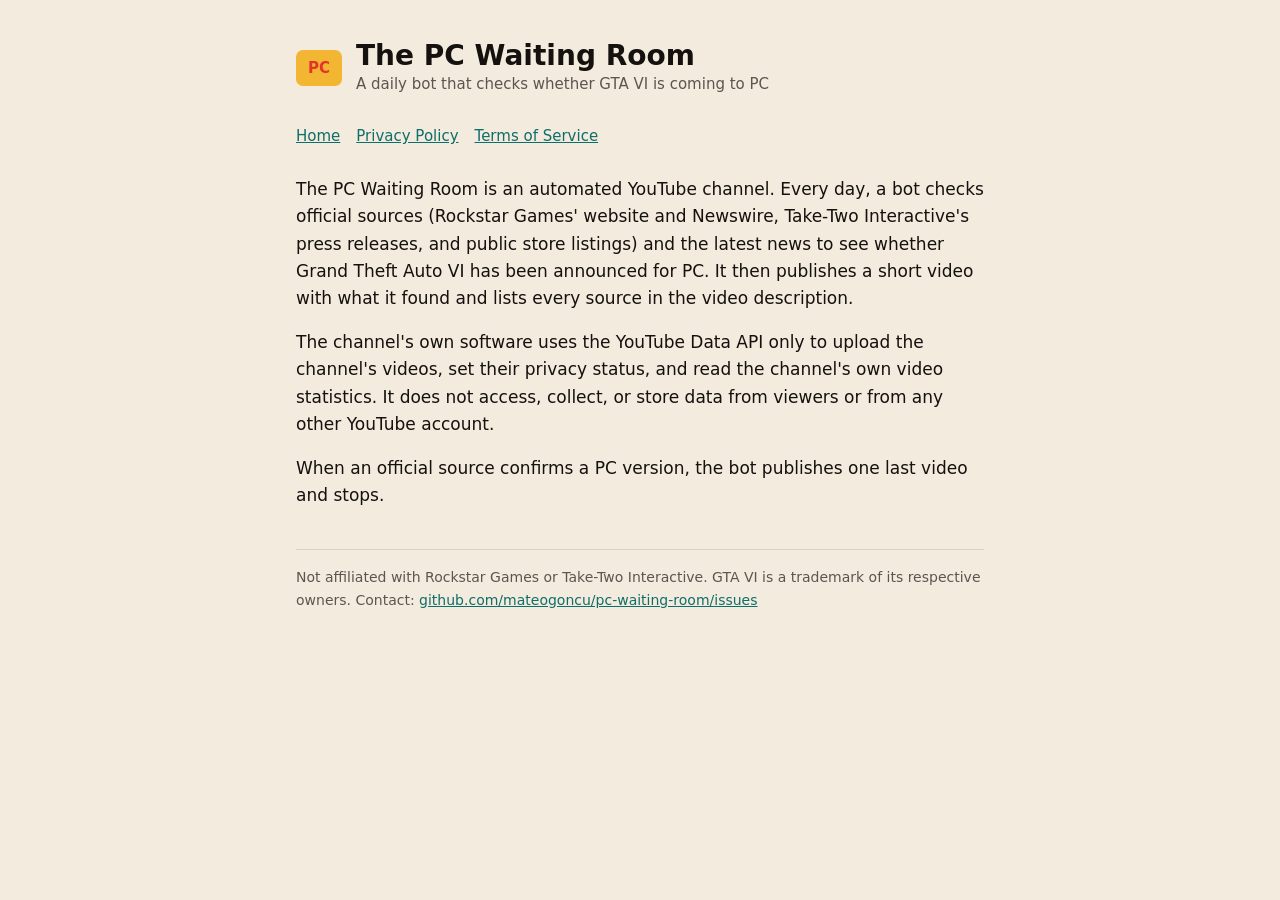
<file: index.html>
<!doctype html><html lang="en"><meta charset="utf-8"><meta name="viewport" content="width=device-width, initial-scale=1"><meta name="robots" content="noindex"><link rel="stylesheet" href="estilo.css"><title>The PC Waiting Room</title><main><header><div class="t" aria-hidden="true">PC</div><div><h1>The PC Waiting Room</h1><div class="mut">A daily bot that checks whether GTA VI is coming to PC</div></div></header><nav><a href="index.html">Home</a><a href="privacy.html">Privacy Policy</a><a href="terms.html">Terms of Service</a></nav>
<p>The PC Waiting Room is an automated YouTube channel. Every day, a bot checks official sources (Rockstar Games' website and Newswire, Take-Two Interactive's press releases, and public store listings) and the latest news to see whether Grand Theft Auto VI has been announced for PC. It then publishes a short video with what it found and lists every source in the video description.</p>
<p>The channel's own software uses the YouTube Data API only to upload the channel's videos, set their privacy status, and read the channel's own video statistics. It does not access, collect, or store data from viewers or from any other YouTube account.</p>
<p>When an official source confirms a PC version, the bot publishes one last video and stops.</p>
<footer>Not affiliated with Rockstar Games or Take-Two Interactive. GTA VI is a trademark of its respective owners. Contact: <a href="https://github.com/mateogoncu/pc-waiting-room/issues">github.com/mateogoncu/pc-waiting-room/issues</a></footer></main></html>
</file>
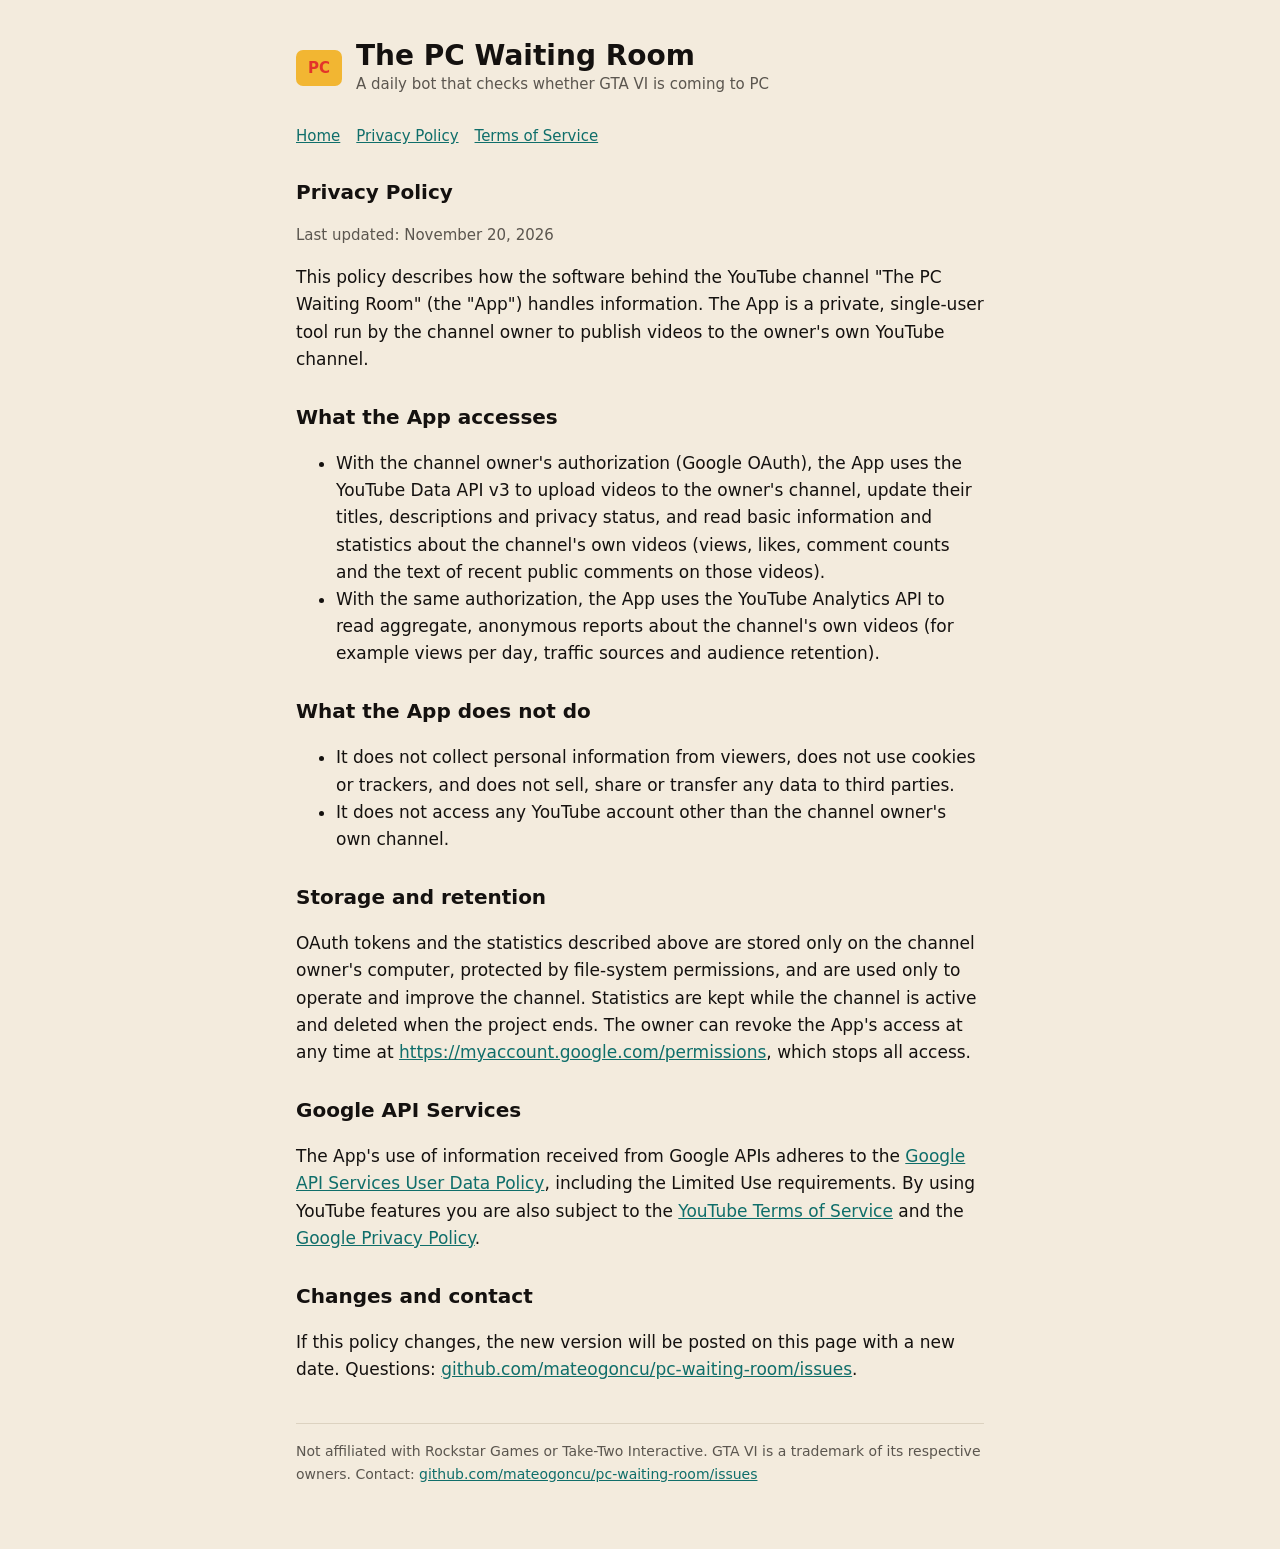
<file: privacy.html>
<!doctype html><html lang="en"><meta charset="utf-8"><meta name="viewport" content="width=device-width, initial-scale=1"><meta name="robots" content="noindex"><link rel="stylesheet" href="estilo.css"><title>Privacy Policy · The PC Waiting Room</title><main><header><div class="t" aria-hidden="true">PC</div><div><h1>The PC Waiting Room</h1><div class="mut">A daily bot that checks whether GTA VI is coming to PC</div></div></header><nav><a href="index.html">Home</a><a href="privacy.html">Privacy Policy</a><a href="terms.html">Terms of Service</a></nav>
<h2>Privacy Policy</h2><p class="mut">Last updated: November 20, 2026</p>
<p>This policy describes how the software behind the YouTube channel "The PC Waiting Room" (the "App") handles information. The App is a private, single-user tool run by the channel owner to publish videos to the owner's own YouTube channel.</p>
<h2>What the App accesses</h2>
<ul><li>With the channel owner's authorization (Google OAuth), the App uses the YouTube Data API v3 to upload videos to the owner's channel, update their titles, descriptions and privacy status, and read basic information and statistics about the channel's own videos (views, likes, comment counts and the text of recent public comments on those videos).</li>
<li>With the same authorization, the App uses the YouTube Analytics API to read aggregate, anonymous reports about the channel's own videos (for example views per day, traffic sources and audience retention).</li></ul>
<h2>What the App does not do</h2>
<ul><li>It does not collect personal information from viewers, does not use cookies or trackers, and does not sell, share or transfer any data to third parties.</li>
<li>It does not access any YouTube account other than the channel owner's own channel.</li></ul>
<h2>Storage and retention</h2>
<p>OAuth tokens and the statistics described above are stored only on the channel owner's computer, protected by file-system permissions, and are used only to operate and improve the channel. Statistics are kept while the channel is active and deleted when the project ends. The owner can revoke the App's access at any time at <a href="https://myaccount.google.com/permissions">https://myaccount.google.com/permissions</a>, which stops all access.</p>
<h2>Google API Services</h2>
<p>The App's use of information received from Google APIs adheres to the <a href="https://developers.google.com/terms/api-services-user-data-policy">Google API Services User Data Policy</a>, including the Limited Use requirements. By using YouTube features you are also subject to the <a href="https://www.youtube.com/t/terms">YouTube Terms of Service</a> and the <a href="https://policies.google.com/privacy">Google Privacy Policy</a>.</p>
<h2>Changes and contact</h2><p>If this policy changes, the new version will be posted on this page with a new date. Questions: <a href="https://github.com/mateogoncu/pc-waiting-room/issues">github.com/mateogoncu/pc-waiting-room/issues</a>.</p>
<footer>Not affiliated with Rockstar Games or Take-Two Interactive. GTA VI is a trademark of its respective owners. Contact: <a href="https://github.com/mateogoncu/pc-waiting-room/issues">github.com/mateogoncu/pc-waiting-room/issues</a></footer></main></html>
</file>
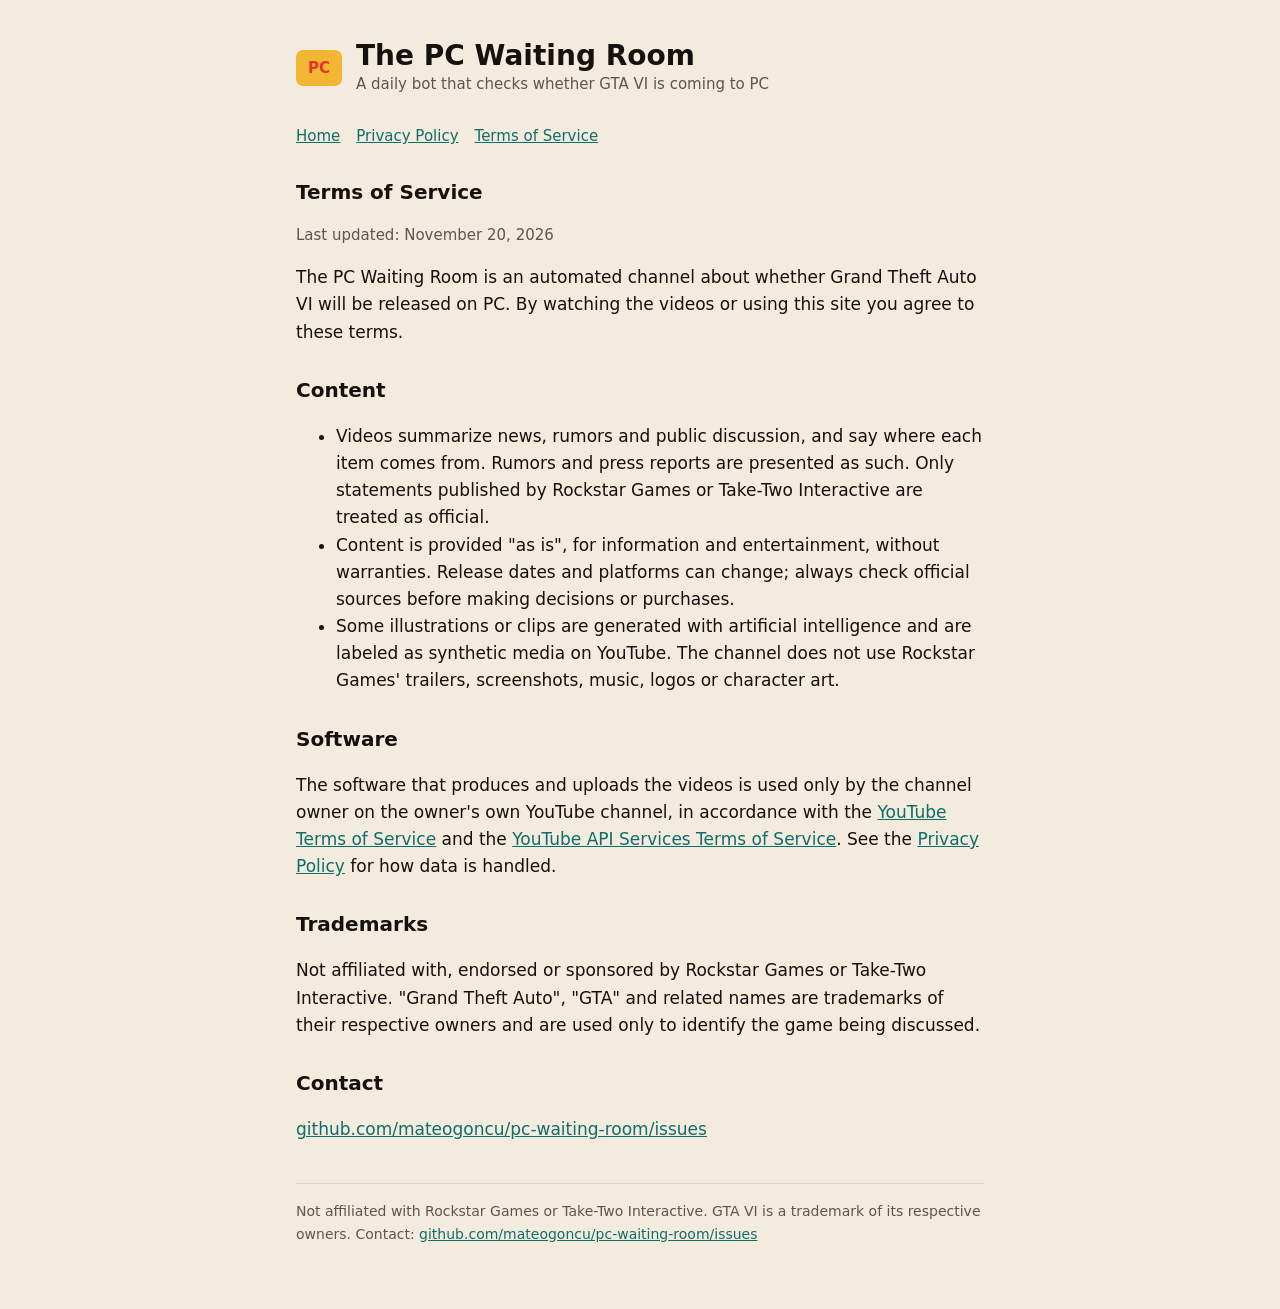
<file: terms.html>
<!doctype html><html lang="en"><meta charset="utf-8"><meta name="viewport" content="width=device-width, initial-scale=1"><meta name="robots" content="noindex"><link rel="stylesheet" href="estilo.css"><title>Terms of Service · The PC Waiting Room</title><main><header><div class="t" aria-hidden="true">PC</div><div><h1>The PC Waiting Room</h1><div class="mut">A daily bot that checks whether GTA VI is coming to PC</div></div></header><nav><a href="index.html">Home</a><a href="privacy.html">Privacy Policy</a><a href="terms.html">Terms of Service</a></nav>
<h2>Terms of Service</h2><p class="mut">Last updated: November 20, 2026</p>
<p>The PC Waiting Room is an automated channel about whether Grand Theft Auto VI will be released on PC. By watching the videos or using this site you agree to these terms.</p>
<h2>Content</h2>
<ul><li>Videos summarize news, rumors and public discussion, and say where each item comes from. Rumors and press reports are presented as such. Only statements published by Rockstar Games or Take-Two Interactive are treated as official.</li>
<li>Content is provided "as is", for information and entertainment, without warranties. Release dates and platforms can change; always check official sources before making decisions or purchases.</li>
<li>Some illustrations or clips are generated with artificial intelligence and are labeled as synthetic media on YouTube. The channel does not use Rockstar Games' trailers, screenshots, music, logos or character art.</li></ul>
<h2>Software</h2>
<p>The software that produces and uploads the videos is used only by the channel owner on the owner's own YouTube channel, in accordance with the <a href="https://www.youtube.com/t/terms">YouTube Terms of Service</a> and the <a href="https://developers.google.com/youtube/terms/api-services-terms-of-service">YouTube API Services Terms of Service</a>. See the <a href="privacy.html">Privacy Policy</a> for how data is handled.</p>
<h2>Trademarks</h2>
<p>Not affiliated with, endorsed or sponsored by Rockstar Games or Take-Two Interactive. "Grand Theft Auto", "GTA" and related names are trademarks of their respective owners and are used only to identify the game being discussed.</p>
<h2>Contact</h2><p><a href="https://github.com/mateogoncu/pc-waiting-room/issues">github.com/mateogoncu/pc-waiting-room/issues</a></p>
<footer>Not affiliated with Rockstar Games or Take-Two Interactive. GTA VI is a trademark of its respective owners. Contact: <a href="https://github.com/mateogoncu/pc-waiting-room/issues">github.com/mateogoncu/pc-waiting-room/issues</a></footer></main></html>
</file>
<file: estilo.css>
:root{--bg:#F3EBDD;--fg:#14110F;--mut:#5B564F;--acc:#0F6E6A;--tick:#F2B632;--led:#E3342A;--line:#DCD2C0}
@media (prefers-color-scheme:dark){:root{--bg:#0B1A1B;--fg:#EDE7DC;--mut:#A9B3B0;--acc:#6FD1C8;--line:#23403F}}
*{box-sizing:border-box}body{margin:0;background:var(--bg);color:var(--fg);font:17px/1.6 system-ui,-apple-system,"Segoe UI",Roboto,sans-serif}
main{max-width:720px;margin:0 auto;padding:40px 16px 64px}
header{display:flex;align-items:center;gap:14px;margin-bottom:28px}
.t{width:46px;height:36px;border-radius:7px;background:var(--tick);color:var(--led);display:grid;place-items:center;font:900 15px/1 system-ui}
h1{font-size:28px;line-height:1.15;margin:0}h2{font-size:20px;margin:28px 0 8px}
a{color:var(--acc)}p,li{color:var(--fg)}.mut{color:var(--mut);font-size:15px}
nav{display:flex;gap:16px;flex-wrap:wrap;margin:8px 0 28px;font-size:15px}
footer{margin-top:40px;padding-top:16px;border-top:1px solid var(--line);font-size:14px;color:var(--mut)}
</file>
